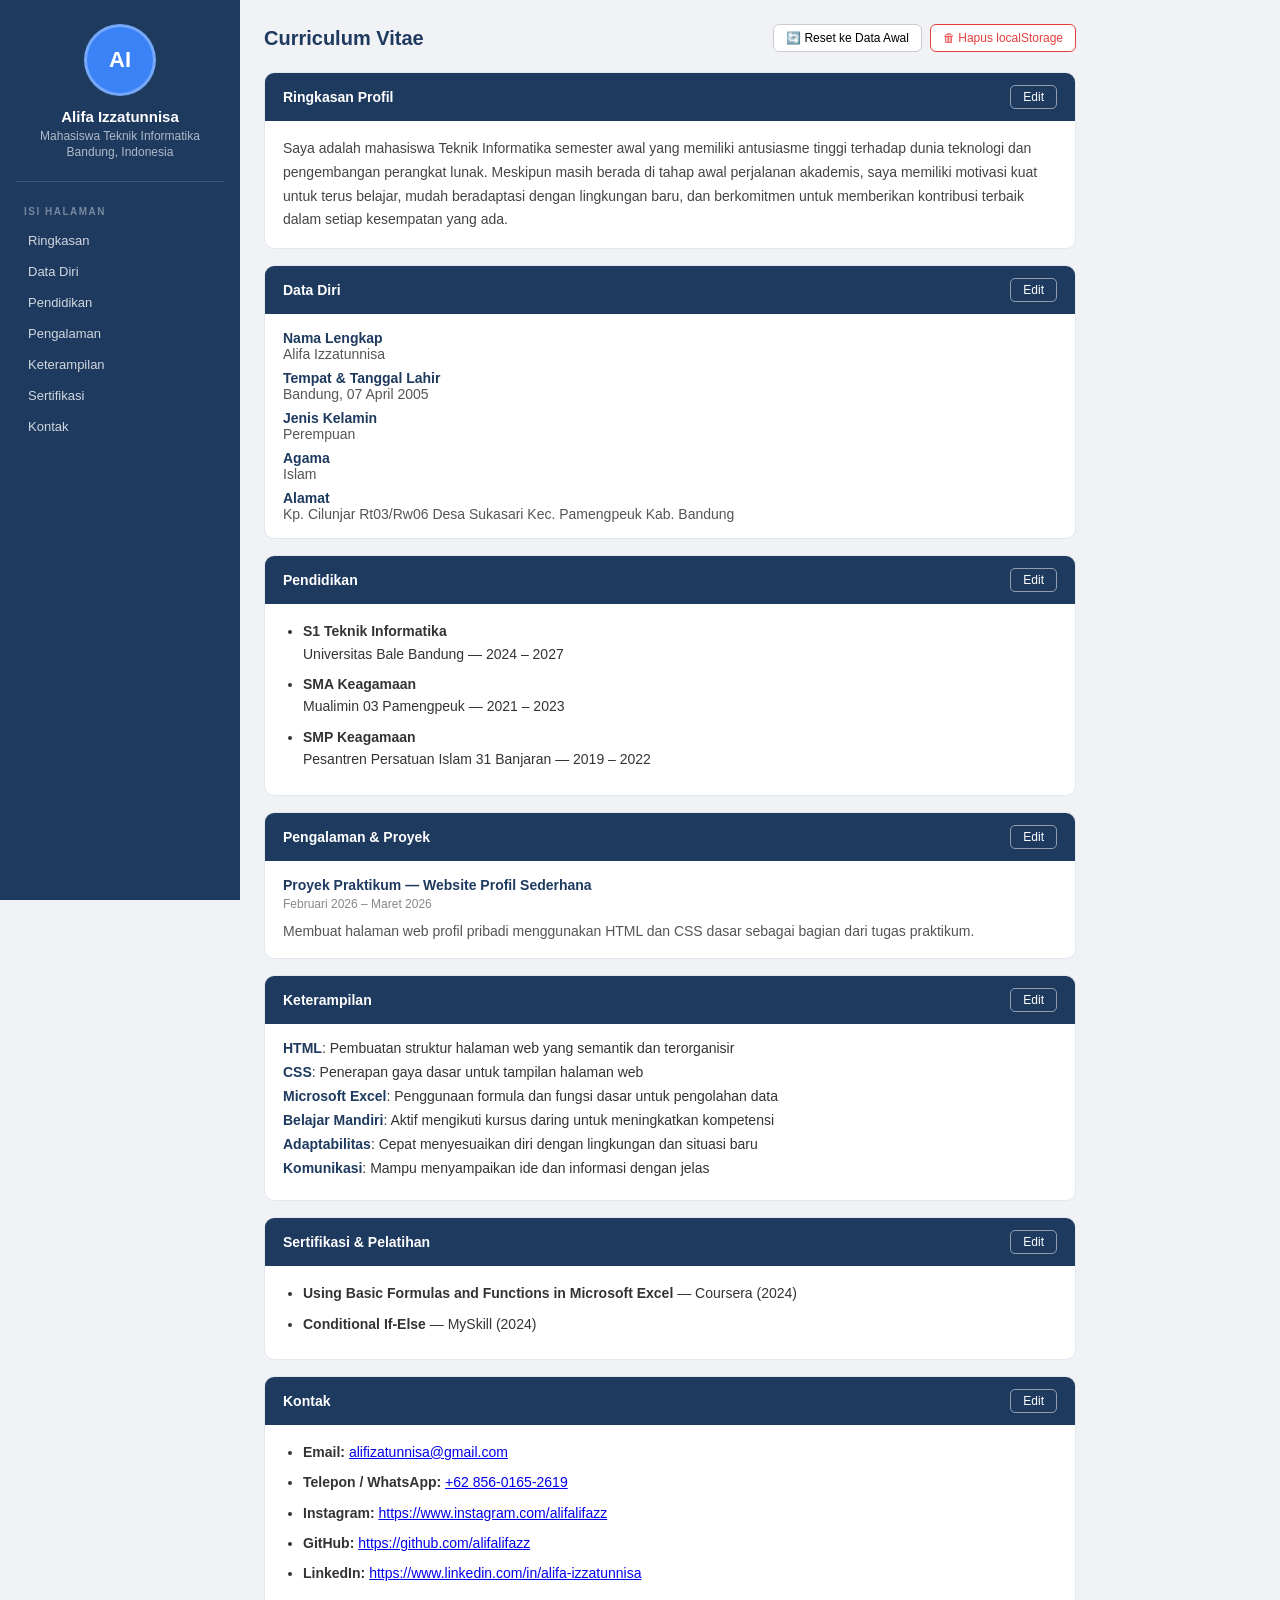
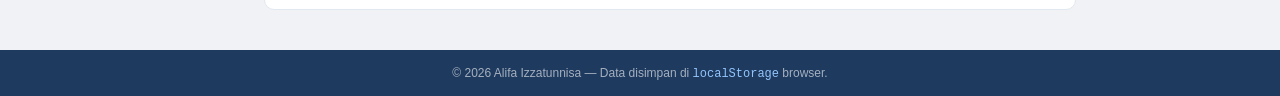
<file: UTS-AplikasiCV/index.html>
<!DOCTYPE html>
<html lang="id">
<head>
    <meta charset="UTF-8">
    <meta name="viewport" content="width=device-width, initial-scale=1.0">
    <title>CV — Alifa Izzatunnisa</title>
    <link rel="stylesheet" href="style.css">
</head>
<body>

    <div class="cv-wrapper">

        <!-- SIDEBAR -->
        <aside class="sidebar">
            <div class="sidebar-profile">
                <div class="avatar">AI</div>
                <h1 id="sidebar-nama">Alifa Izzatunnisa</h1>
                <p id="sidebar-role">Mahasiswa Teknik Informatika</p>
                <p id="sidebar-lokasi">Bandung, Indonesia</p>
            </div>
            <nav>
                <p class="nav-label">ISI HALAMAN</p>
                <ul>
                    <li><a href="#ringkasan">Ringkasan</a></li>
                    <li><a href="#data-diri">Data Diri</a></li>
                    <li><a href="#pendidikan">Pendidikan</a></li>
                    <li><a href="#pengalaman">Pengalaman</a></li>
                    <li><a href="#keterampilan">Keterampilan</a></li>
                    <li><a href="#sertifikasi">Sertifikasi</a></li>
                    <li><a href="#kontak">Kontak</a></li>
                </ul>
            </nav>
        </aside>

        <!-- KONTEN UTAMA -->
        <main class="cv-main">

            <div class="page-title">
                <h2>Curriculum Vitae</h2>
                <div class="storage-actions">
                    <button onclick="resetData()">🔄 Reset ke Data Awal</button>
                    <button class="btn-danger" onclick="hapusStorage()">🗑 Hapus localStorage</button>
                </div>
            </div>

            <!-- RINGKASAN -->
            <section id="ringkasan" class="card">
                <div class="card-header">
                    <h3>Ringkasan Profil</h3>
                    <button onclick="bukaTombolEdit('ringkasan')">Edit</button>
                </div>
                <div class="card-body">
                    <div id="view-ringkasan" class="section-view">
                        <p id="teks-ringkasan"></p>
                    </div>
                    <div id="editor-ringkasan" class="section-editor" style="display:none;">
                        <label>Teks Ringkasan:</label>
                        <textarea id="input-ringkasan" rows="5"></textarea>
                        <div class="editor-btns">
                            <button onclick="simpanBagian('ringkasan')">💾 Simpan</button>
                            <button onclick="tutupEditor('ringkasan')">Batal</button>
                        </div>
                    </div>
                </div>
            </section>

            <!-- DATA DIRI -->
            <section id="data-diri" class="card">
                <div class="card-header">
                    <h3>Data Diri</h3>
                    <button onclick="bukaTombolEdit('dataDiri')">Edit</button>
                </div>
                <div class="card-body">
                    <div id="view-dataDiri" class="section-view">
                        <dl>
                            <dt>Nama Lengkap</dt><dd id="dd-nama"></dd>
                            <dt>Tempat &amp; Tanggal Lahir</dt><dd id="dd-ttl"></dd>
                            <dt>Jenis Kelamin</dt><dd id="dd-jk"></dd>
                            <dt>Agama</dt><dd id="dd-agama"></dd>
                            <dt>Alamat</dt><dd id="dd-alamat"></dd>
                        </dl>
                    </div>
                    <div id="editor-dataDiri" class="section-editor" style="display:none;">
                        <label>Nama Lengkap:</label>
                        <input type="text" id="input-nama">
                        <label>Tempat &amp; Tanggal Lahir:</label>
                        <input type="text" id="input-ttl">
                        <label>Jenis Kelamin:</label>
                        <input type="text" id="input-jk">
                        <label>Agama:</label>
                        <input type="text" id="input-agama">
                        <label>Alamat:</label>
                        <textarea id="input-alamat" rows="3"></textarea>
                        <div class="editor-btns">
                            <button onclick="simpanBagian('dataDiri')">💾 Simpan</button>
                            <button onclick="tutupEditor('dataDiri')">Batal</button>
                        </div>
                    </div>
                </div>
            </section>

            <!-- PENDIDIKAN -->
            <section id="pendidikan" class="card">
                <div class="card-header">
                    <h3>Pendidikan</h3>
                    <button onclick="bukaTombolEdit('pendidikan')">Edit</button>
                </div>
                <div class="card-body">
                    <div id="view-pendidikan" class="section-view">
                        <ul id="list-pendidikan"></ul>
                    </div>
                    <div id="editor-pendidikan" class="section-editor" style="display:none;">
                        <p class="editor-hint">Pisahkan tiap entri dengan baris baru. Format: <code>Jenjang | Institusi | Periode</code></p>
                        <textarea id="input-pendidikan" rows="6"></textarea>
                        <div class="editor-btns">
                            <button onclick="simpanBagian('pendidikan')">💾 Simpan</button>
                            <button onclick="tutupEditor('pendidikan')">Batal</button>
                        </div>
                    </div>
                </div>
            </section>

            <!-- PENGALAMAN -->
            <section id="pengalaman" class="card">
                <div class="card-header">
                    <h3>Pengalaman &amp; Proyek</h3>
                    <button onclick="bukaTombolEdit('pengalaman')">Edit</button>
                </div>
                <div class="card-body">
                    <div id="view-pengalaman" class="section-view">
                        <div id="list-pengalaman"></div>
                    </div>
                    <div id="editor-pengalaman" class="section-editor" style="display:none;">
                        <p class="editor-hint">Format tiap baris: <code>Judul | Periode | Deskripsi</code><br>Pisahkan tiap entri dengan baris baru.</p>
                        <textarea id="input-pengalaman" rows="6"></textarea>
                        <div class="editor-btns">
                            <button onclick="simpanBagian('pengalaman')">💾 Simpan</button>
                            <button onclick="tutupEditor('pengalaman')">Batal</button>
                        </div>
                    </div>
                </div>
            </section>

            <!-- KETERAMPILAN -->
            <section id="keterampilan" class="card">
                <div class="card-header">
                    <h3>Keterampilan</h3>
                    <button onclick="bukaTombolEdit('keterampilan')">Edit</button>
                </div>
                <div class="card-body">
                    <div id="view-keterampilan" class="section-view">
                        <div id="list-keterampilan"></div>
                    </div>
                    <div id="editor-keterampilan" class="section-editor" style="display:none;">
                        <p class="editor-hint">Format: <code>Nama Skill | Deskripsi</code><br>Pisahkan tiap skill dengan baris baru.</p>
                        <textarea id="input-keterampilan" rows="8"></textarea>
                        <div class="editor-btns">
                            <button onclick="simpanBagian('keterampilan')">💾 Simpan</button>
                            <button onclick="tutupEditor('keterampilan')">Batal</button>
                        </div>
                    </div>
                </div>
            </section>

            <!-- SERTIFIKASI -->
            <section id="sertifikasi" class="card">
                <div class="card-header">
                    <h3>Sertifikasi &amp; Pelatihan</h3>
                    <button onclick="bukaTombolEdit('sertifikasi')">Edit</button>
                </div>
                <div class="card-body">
                    <div id="view-sertifikasi" class="section-view">
                        <ul id="list-sertifikasi"></ul>
                    </div>
                    <div id="editor-sertifikasi" class="section-editor" style="display:none;">
                        <p class="editor-hint">Format: <code>Nama Sertifikat | Penerbit | Tahun</code><br>Pisahkan tiap entri dengan baris baru.</p>
                        <textarea id="input-sertifikasi" rows="5"></textarea>
                        <div class="editor-btns">
                            <button onclick="simpanBagian('sertifikasi')">💾 Simpan</button>
                            <button onclick="tutupEditor('sertifikasi')">Batal</button>
                        </div>
                    </div>
                </div>
            </section>

            <!-- KONTAK -->
            <section id="kontak" class="card">
                <div class="card-header">
                    <h3>Kontak</h3>
                    <button onclick="bukaTombolEdit('kontak')">Edit</button>
                </div>
                <div class="card-body">
                    <div id="view-kontak" class="section-view">
                        <ul id="list-kontak"></ul>
                    </div>
                    <div id="editor-kontak" class="section-editor" style="display:none;">
                        <p class="editor-hint">Format: <code>Label | Nilai</code><br>Pisahkan tiap entri dengan baris baru.</p>
                        <textarea id="input-kontak" rows="6"></textarea>
                        <div class="editor-btns">
                            <button onclick="simpanBagian('kontak')">💾 Simpan</button>
                            <button onclick="tutupEditor('kontak')">Batal</button>
                        </div>
                    </div>
                </div>
            </section>

        </main>
    </div>

    <footer class="cv-footer">
        <p>&copy; 2026 Alifa Izzatunnisa — Data disimpan di <code>localStorage</code> browser.</p>
    </footer>

    <script src="script.js"></script>
</body>
</html>
</file>
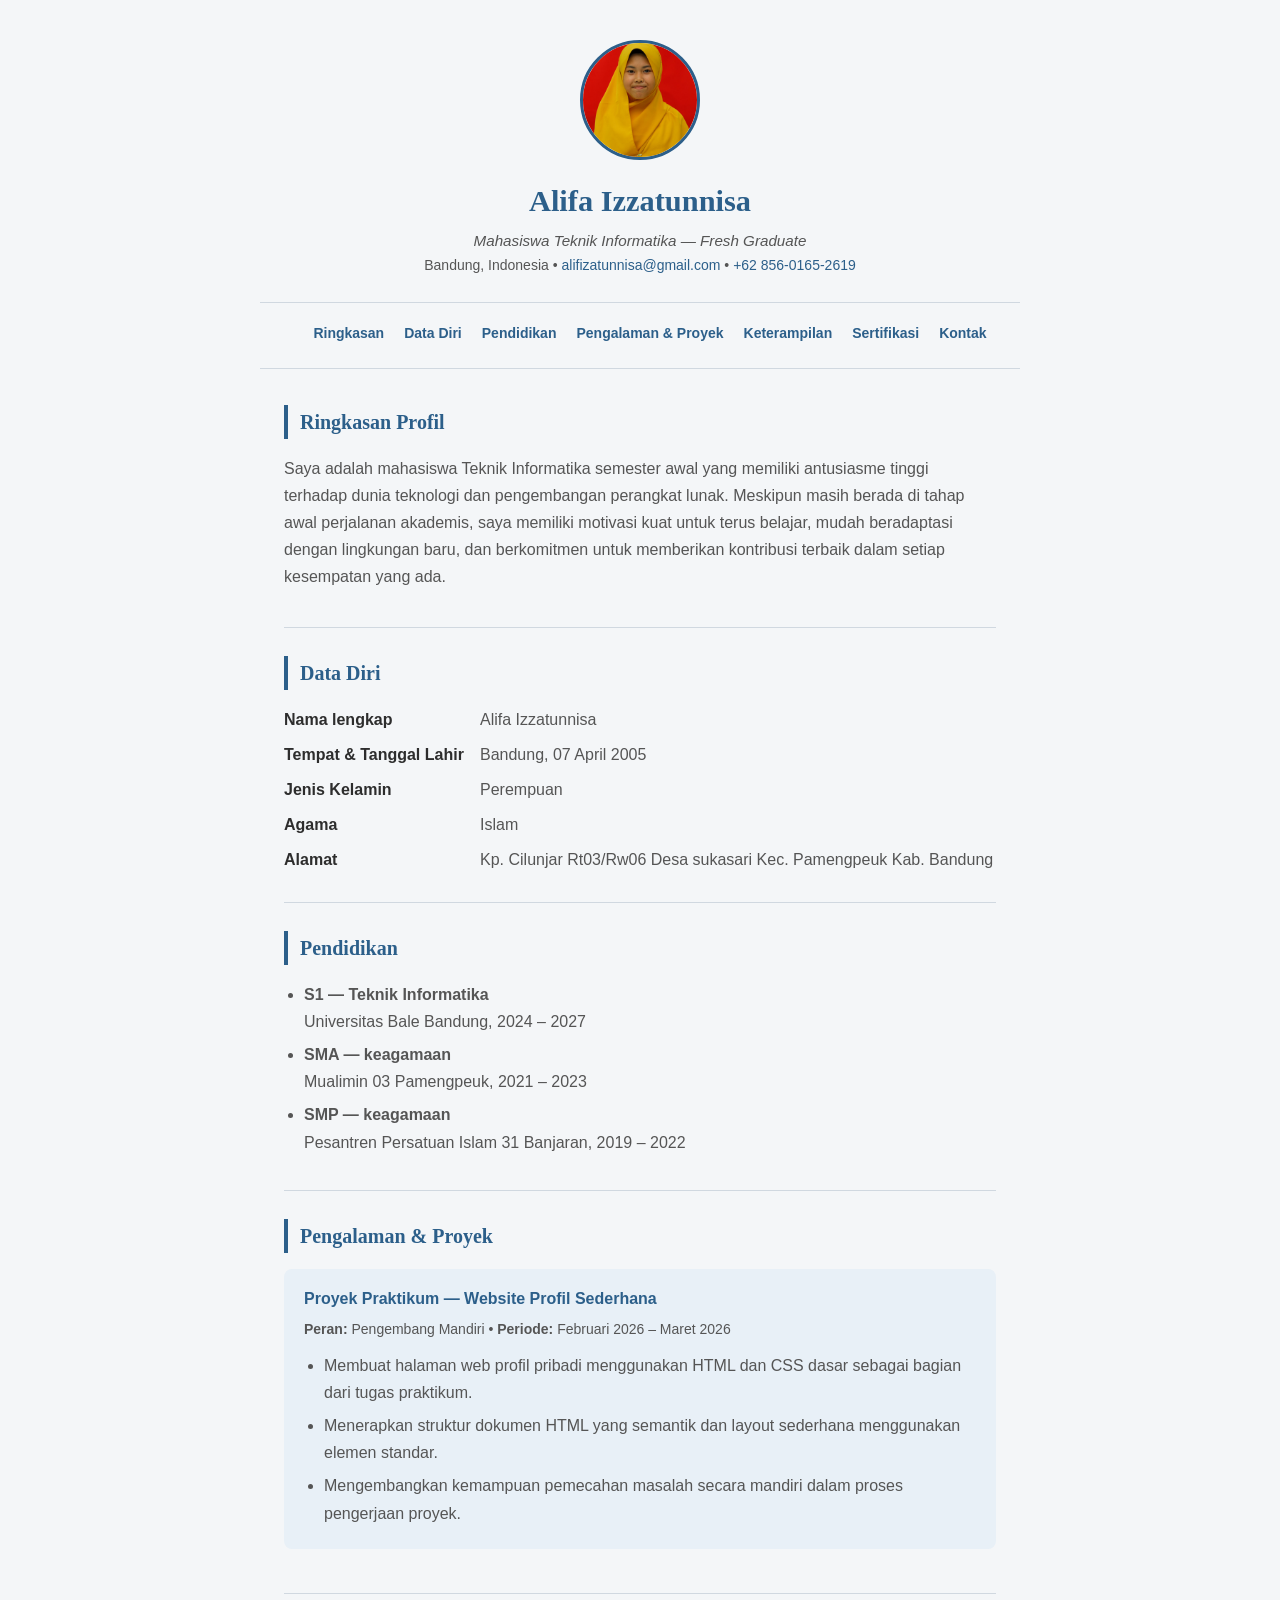
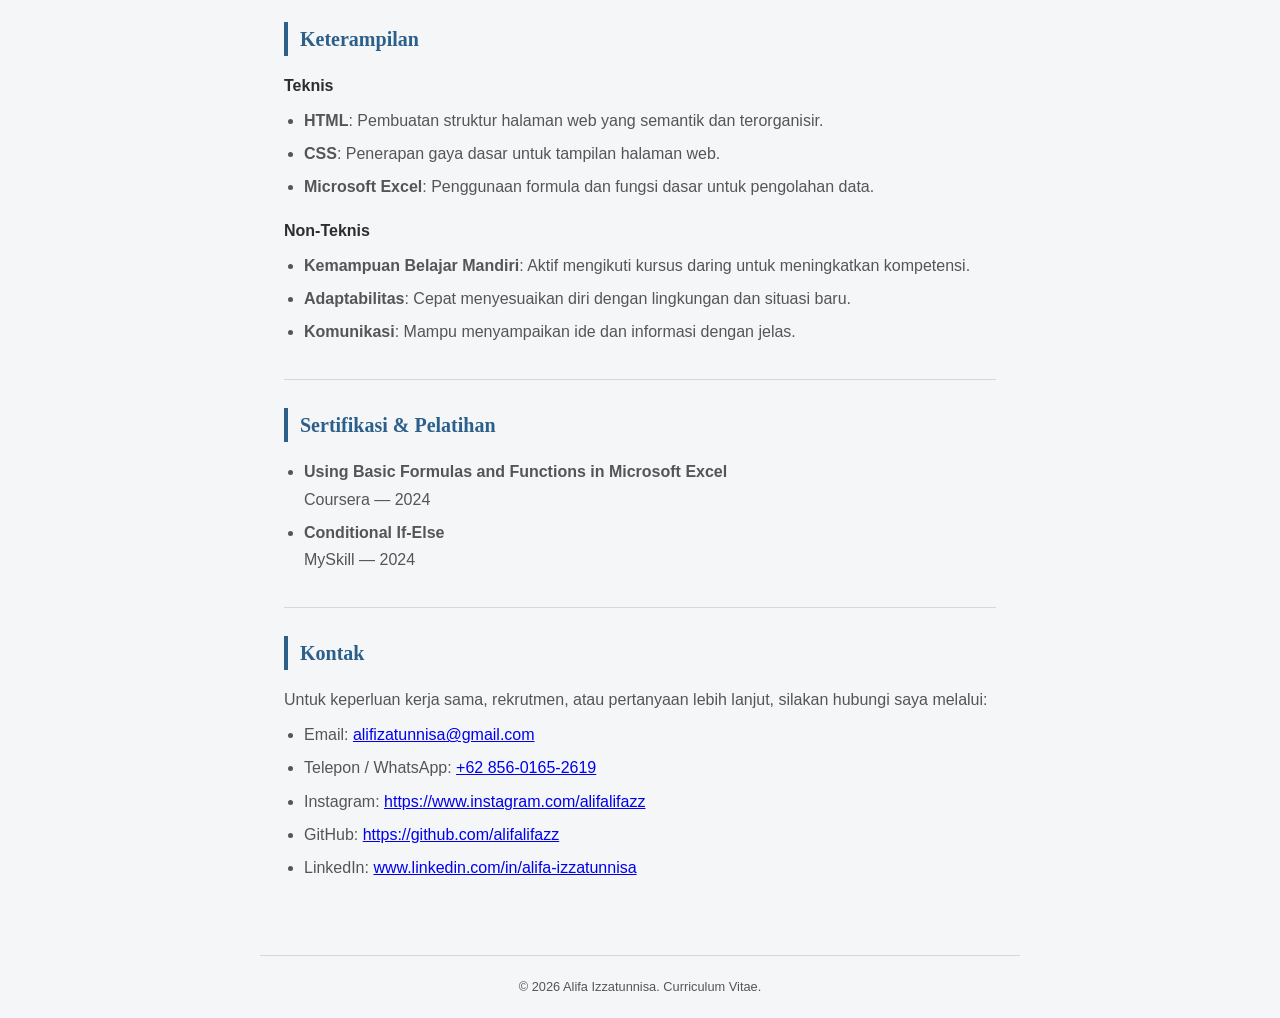
<file: TUGAS-1/CV.html>
<!DOCTYPE html>
<html lang="id">
<head>
    <meta charset="UTF-8">
    <meta name="viewport" content="width=device-width, initial-scale=1.0">
    <title>Curriculum Vitae — Alifa Izzatunnisa</title>
    <link rel="stylesheet" href="style.css">
</head>
<body>

    <header>
        <figure>
            <img
                src="1.jpeg"
                alt="Foto profil Alifa Izzatunnisa"
                width="150"
            >
        <hgroup>
            <h1>Alifa Izzatunnisa</h1>
            <p>Mahasiswa Teknik Informatika &mdash; Fresh Graduate</p>
        </hgroup>

        <address>
            Bandung, Indonesia &bull;
            <a href="mailto:alifizatunnisa@gmail.com">alifizatunnisa@gmail.com</a> &bull;
            <a href="tel:+6285601652619">+62 856-0165-2619</a>
        </address>
    </header>

    <hr>

    <nav aria-label="Navigasi CV">
        <ol>
            <li><a href="#ringkasan">Ringkasan</a></li>
            <li><a href="#data-diri">Data Diri</a></li>
            <li><a href="#pendidikan">Pendidikan</a></li>
            <li><a href="#pengalaman">Pengalaman &amp; Proyek</a></li>
            <li><a href="#keterampilan">Keterampilan</a></li>
            <li><a href="#sertifikasi">Sertifikasi</a></li>
            <li><a href="#kontak">Kontak</a></li>
        </ol>
    </nav>

    <hr>

    <main>

        <!-- ===== RINGKASAN ===== -->
        <section id="ringkasan" aria-labelledby="judul-ringkasan">
            <h2 id="judul-ringkasan">Ringkasan Profil</h2>
            <p>
                Saya adalah mahasiswa Teknik Informatika semester awal yang memiliki antusiasme tinggi
                terhadap dunia teknologi dan pengembangan perangkat lunak. Meskipun masih berada di tahap
                awal perjalanan akademis, saya memiliki motivasi kuat untuk terus belajar, mudah beradaptasi
                dengan lingkungan baru, dan berkomitmen untuk memberikan kontribusi terbaik dalam setiap
                kesempatan yang ada. 
            </p>
        </section>

        <hr>

        <!-- ===== DATA DIRI ===== -->
        <section id="data-diri" aria-labelledby="judul-data-diri">
            <h2 id="judul-data-diri">Data Diri</h2>
            <dl>
                <dt>Nama lengkap</dt>
                <dd>Alifa Izzatunnisa</dd>

                <dt>Tempat &amp; Tanggal Lahir</dt>
                <dd>Bandung, 07 April 2005</dd>

                <dt>Jenis Kelamin</dt>
                <dd>Perempuan</dd>

                <dt>Agama</dt>
                <dd>Islam</dd>

                <dt>Alamat</dt>
                <dd>Kp. Cilunjar Rt03/Rw06 Desa sukasari Kec. Pamengpeuk Kab. Bandung</dd>
        </section>

        <hr>

        <!-- ===== PENDIDIKAN ===== -->
        <section id="pendidikan" aria-labelledby="judul-pendidikan">
            <h2 id="judul-pendidikan">Pendidikan</h2>
            <ul>
                <li>
                    <strong>S1 — Teknik Informatika</strong><br>
                    Universitas Bale Bandung, 2024 – 2027
                </li>
                <li>
                    <strong>SMA — keagamaan</strong><br>
                    Mualimin 03 Pamengpeuk, 2021 – 2023
                </li>
                <li>
                    <strong>SMP — keagamaan</strong><br>
                    Pesantren Persatuan Islam 31 Banjaran, 2019 – 2022
                </li>
            </ul>
        </section>

        <hr>

        <!-- ===== PENGALAMAN & PROYEK ===== -->
        <section id="pengalaman" aria-labelledby="judul-pengalaman">
            <h2 id="judul-pengalaman">Pengalaman &amp; Proyek</h2>

            <article aria-labelledby="proyek-1">
                <h3 id="proyek-1">Proyek Praktikum &mdash; Website Profil Sederhana</h3>
                <p>
                    <strong>Peran:</strong> Pengembang Mandiri &bull;
                    <strong>Periode:</strong> Februari 2026 &ndash; Maret 2026
                </p>
                <ul>
                    <li>Membuat halaman web profil pribadi menggunakan HTML dan CSS dasar sebagai bagian dari tugas praktikum.</li>
                    <li>Menerapkan struktur dokumen HTML yang semantik dan layout sederhana menggunakan elemen standar.</li>
                    <li>Mengembangkan kemampuan pemecahan masalah secara mandiri dalam proses pengerjaan proyek.</li>
                </ul>
            </article>
        </section>

        <hr>

        <!-- ===== KETERAMPILAN ===== -->
        <section id="keterampilan" aria-labelledby="judul-keterampilan">
            <h2 id="judul-keterampilan">Keterampilan</h2>

            <h3>Teknis</h3>
            <ul>
                <li><strong>HTML</strong>: Pembuatan struktur halaman web yang semantik dan terorganisir.</li>
                <li><strong>CSS</strong>: Penerapan gaya dasar untuk tampilan halaman web.</li>
                <li><strong>Microsoft Excel</strong>: Penggunaan formula dan fungsi dasar untuk pengolahan data.</li>
            </ul>

            <h3>Non-Teknis</h3>
            <ul>
                <li><strong>Kemampuan Belajar Mandiri</strong>: Aktif mengikuti kursus daring untuk meningkatkan kompetensi.</li>
                <li><strong>Adaptabilitas</strong>: Cepat menyesuaikan diri dengan lingkungan dan situasi baru.</li>
                <li><strong>Komunikasi</strong>: Mampu menyampaikan ide dan informasi dengan jelas.</li>
            </ul>
        </section>

        <hr>

        <!-- ===== SERTIFIKASI ===== -->
        <section id="sertifikasi" aria-labelledby="judul-sertifikasi">
            <h2 id="judul-sertifikasi">Sertifikasi &amp; Pelatihan</h2>
            <ul>
                <li>
                    <strong>Using Basic Formulas and Functions in Microsoft Excel</strong><br>
                    Coursera &mdash; 2024
                </li>
                <li>
                    <strong>Conditional If-Else</strong><br>
                    MySkill &mdash; 2024
                </li>
            </ul>
        </section>

        <hr>

        <!-- ===== KONTAK ===== -->
        <section id="kontak" aria-labelledby="judul-kontak">
            <h2 id="judul-kontak">Kontak</h2>
            <p>
                Untuk keperluan kerja sama, rekrutmen, atau pertanyaan lebih lanjut,
                silakan hubungi saya melalui:
            </p>
            <ul>
                <li>Email: <a href="mailto:alifizatunnisa@gmail.com">alifizatunnisa@gmail.com</a></li>
                <li>Telepon / WhatsApp: <a href="tel:+6285601652619">+62 856-0165-2619</a></li>
                <li>Instagram: <a href="https://www.instagram.com/alifalifazz">https://www.instagram.com/alifalifazz</a></li>
                <li>GitHub: <a href="https://github.com/alifalifazz">https://github.com/alifalifazz</a></li>
                <li>LinkedIn: <a href="https://www.linkedin.com/in/alifa-izzatunnisa">www.linkedin.com/in/alifa-izzatunnisa</a></li>
            </ul>
        </section>

    </main>

    <hr>

    <footer>
        <p>&copy; 2026 Alifa Izzatunnisa. Curriculum Vitae.</p>
    </footer>

</body>
</html>
</file>
<file: UTS-AplikasiCV/style.css>
* {
    margin: 0;
    padding: 0;
    box-sizing: border-box;
}

body {
    font-family: 'Segoe UI', Arial, sans-serif;
    background: #f0f2f5;
    color: #333;
    font-size: 14px;
}

/* ── LAYOUT UTAMA ── */
.cv-wrapper {
    display: flex;
    min-height: 100vh;
}

/* ── SIDEBAR ── */
.sidebar {
    width: 240px;
    background: #1e3a5f;
    color: #fff;
    flex-shrink: 0;
    padding: 24px 16px;
    position: sticky;
    top: 0;
    height: 100vh;
    overflow-y: auto;
}

.sidebar-profile {
    text-align: center;
    margin-bottom: 24px;
    padding-bottom: 20px;
    border-bottom: 1px solid rgba(255,255,255,0.15);
}

.avatar {
    width: 72px;
    height: 72px;
    border-radius: 50%;
    background: #3b82f6;
    color: #fff;
    font-size: 22px;
    font-weight: 700;
    display: flex;
    align-items: center;
    justify-content: center;
    margin: 0 auto 12px;
    border: 3px solid rgba(255,255,255,0.3);
}

.sidebar-profile h1 {
    font-size: 15px;
    font-weight: 600;
    margin-bottom: 4px;
}

.sidebar-profile p {
    font-size: 12px;
    color: rgba(255,255,255,0.65);
    margin-bottom: 2px;
}

.nav-label {
    font-size: 10px;
    font-weight: 700;
    letter-spacing: 1.5px;
    color: rgba(255,255,255,0.4);
    margin-bottom: 8px;
    padding-left: 8px;
}

.sidebar nav ul {
    list-style: none;
}

.sidebar nav ul li a {
    display: block;
    padding: 8px 12px;
    color: rgba(255,255,255,0.8);
    text-decoration: none;
    border-radius: 6px;
    font-size: 13px;
    transition: background 0.2s;
}

.sidebar nav ul li a:hover {
    background: rgba(255,255,255,0.12);
    color: #fff;
}

/* ── KONTEN UTAMA ── */
.cv-main {
    flex: 1;
    padding: 24px;
    max-width: 860px;
}

.page-title {
    display: flex;
    align-items: center;
    justify-content: space-between;
    margin-bottom: 20px;
}

.page-title h2 {
    font-size: 20px;
    color: #1e3a5f;
}

.storage-actions {
    display: flex;
    gap: 8px;
}

.storage-actions button {
    padding: 6px 12px;
    border: 1px solid #ccc;
    background: #fff;
    border-radius: 6px;
    cursor: pointer;
    font-size: 12px;
    transition: all 0.2s;
}

.storage-actions button:hover {
    background: #f0f2f5;
}

.storage-actions .btn-danger {
    border-color: #e53e3e;
    color: #e53e3e;
}

.storage-actions .btn-danger:hover {
    background: #fff5f5;
}

/* ── CARD ── */
.card {
    background: #fff;
    border: 1px solid #e2e8f0;
    border-radius: 10px;
    margin-bottom: 16px;
    overflow: hidden;
}

.card-header {
    display: flex;
    align-items: center;
    justify-content: space-between;
    background: #1e3a5f;
    padding: 12px 18px;
}

.card-header h3 {
    color: #fff;
    font-size: 14px;
    font-weight: 600;
}

.card-header button {
    padding: 4px 12px;
    border: 1px solid rgba(255,255,255,0.5);
    background: transparent;
    color: #fff;
    border-radius: 5px;
    cursor: pointer;
    font-size: 12px;
    transition: background 0.2s;
}

.card-header button:hover {
    background: rgba(255,255,255,0.15);
}

.card-body {
    padding: 16px 18px;
}

/* ── VIEW ── */
.section-view p {
    line-height: 1.7;
    color: #444;
}

.section-view ul {
    padding-left: 20px;
}

.section-view ul li {
    margin-bottom: 8px;
    line-height: 1.6;
}

.section-view dl dt {
    font-weight: 600;
    color: #1e3a5f;
    margin-top: 8px;
}

.section-view dl dt:first-child {
    margin-top: 0;
}

.section-view dl dd {
    margin-left: 0;
    color: #555;
}

.pengalaman-item {
    margin-bottom: 16px;
    padding-bottom: 16px;
    border-bottom: 1px solid #e2e8f0;
}

.pengalaman-item:last-child {
    border-bottom: none;
    margin-bottom: 0;
    padding-bottom: 0;
}

.pengalaman-item h4 {
    font-size: 14px;
    font-weight: 600;
    color: #1e3a5f;
}

.pengalaman-item .periode {
    font-size: 12px;
    color: #888;
    margin: 2px 0 6px;
}

.pengalaman-item p {
    color: #555;
    line-height: 1.6;
}

.skill-item {
    margin-bottom: 8px;
}

.skill-item strong {
    color: #1e3a5f;
}

/* ── EDITOR ── */
.section-editor label {
    display: block;
    font-size: 12px;
    font-weight: 600;
    color: #555;
    margin-bottom: 4px;
    margin-top: 10px;
    text-transform: uppercase;
    letter-spacing: 0.4px;
}

.section-editor label:first-child {
    margin-top: 0;
}

.section-editor input,
.section-editor textarea {
    width: 100%;
    padding: 8px 10px;
    border: 1.5px solid #cbd5e0;
    border-radius: 6px;
    font-family: 'Segoe UI', Arial, sans-serif;
    font-size: 13px;
    color: #333;
    background: #f9fafb;
    transition: border-color 0.2s;
}

.section-editor input:focus,
.section-editor textarea:focus {
    outline: none;
    border-color: #3b82f6;
    background: #fff;
}

.section-editor textarea {
    resize: vertical;
}

.editor-hint {
    background: #eff6ff;
    border-left: 3px solid #3b82f6;
    padding: 8px 12px;
    font-size: 12px;
    color: #555;
    border-radius: 0 6px 6px 0;
    margin-bottom: 10px;
    line-height: 1.6;
}

.editor-hint code {
    background: #dbeafe;
    padding: 1px 5px;
    border-radius: 3px;
    font-family: monospace;
    font-size: 11px;
}

.editor-btns {
    margin-top: 12px;
    display: flex;
    gap: 8px;
}

.editor-btns button {
    padding: 7px 16px;
    border: none;
    border-radius: 6px;
    cursor: pointer;
    font-size: 13px;
    font-weight: 600;
    transition: all 0.2s;
}

.editor-btns button:first-child {
    background: #1e3a5f;
    color: #fff;
}

.editor-btns button:first-child:hover {
    background: #2d4f7f;
}

.editor-btns button:last-child {
    background: #e2e8f0;
    color: #555;
}

.editor-btns button:last-child:hover {
    background: #cbd5e0;
}

/* ── FOOTER ── */
.cv-footer {
    text-align: center;
    padding: 16px;
    background: #1e3a5f;
    color: rgba(255,255,255,0.6);
    font-size: 12px;
}

.cv-footer code {
    color: #93c5fd;
}

/* ── RESPONSIVE ── */
@media (max-width: 640px) {
    .cv-wrapper {
        flex-direction: column;
    }

    .sidebar {
        width: 100%;
        height: auto;
        position: static;
    }

    .page-title {
        flex-direction: column;
        align-items: flex-start;
        gap: 10px;
    }
}
</file>
<file: TUGAS-1/style.css>
/* --- Reset & Base --- */
*, *::before, *::after {
    box-sizing: border-box;
    margin: 0;
    padding: 0;
}

:root {
    --warna-utama: #2c5f8a;
    --warna-aksen: #e8f0f7;
    --warna-teks: #2d2d2d;
    --warna-teks-ringan: #555;
    --warna-garis: #d0d8e0;
    --font-utama: Georgia, 'Times New Roman', serif;
    --font-sans: 'Segoe UI', Tahoma, Geneva, sans-serif;
}

body {
    font-family: var(--font-sans);
    font-size: 16px;
    color: var(--warna-teks);
    background-color: #f4f6f8;
    line-height: 1.7;
}

/* --- Pembungkus Utama --- */
main, header, nav, footer {
    max-width: 760px;
    margin: 0 auto;
    padding: 0 24px;
}

/* --- Header / Profil --- */
header {
    padding-top: 40px;
    padding-bottom: 24px;
    display: flex;
    flex-direction: column;
    align-items: center;
    text-align: center;
    gap: 12px;
}

header figure img {
    width: 120px;
    height: 120px;
    border-radius: 50%;
    object-fit: cover;
    border: 3px solid var(--warna-utama);
}

header h1 {
    font-family: var(--font-utama);
    font-size: 1.9rem;
    color: var(--warna-utama);
    margin-top: 8px;
}

header hgroup p {
    font-size: 0.95rem;
    color: var(--warna-teks-ringan);
    font-style: italic;
}

header address {
    font-style: normal;
    font-size: 0.875rem;
    color: var(--warna-teks-ringan);
}

header address a {
    color: var(--warna-utama);
    text-decoration: none;
}

header address a:hover {
    text-decoration: underline;
}

/* --- Garis Pemisah --- */
hr {
    max-width: 760px;
    margin: 0 auto;
    border: none;
    border-top: 1px solid var(--warna-garis);
}

/* --- Navigasi --- */
nav {
    padding-top: 16px;
    padding-bottom: 16px;
}

nav ol {
    display: flex;
    flex-wrap: wrap;
    gap: 8px 20px;
    list-style: none;
    justify-content: center;
}

nav ol li a {
    font-size: 0.875rem;
    color: var(--warna-utama);
    text-decoration: none;
    font-weight: 600;
}

nav ol li a:hover {
    text-decoration: underline;
}

/* --- Konten Utama --- */
main {
    padding-top: 8px;
    padding-bottom: 40px;
}

/* --- Section --- */
section {
    padding: 28px 0;
}

section h2 {
    font-family: var(--font-utama);
    font-size: 1.25rem;
    color: var(--warna-utama);
    border-left: 4px solid var(--warna-utama);
    padding-left: 12px;
    margin-bottom: 16px;
}

section h3 {
    font-size: 1rem;
    color: var(--warna-teks);
    margin-top: 16px;
    margin-bottom: 8px;
}

section p {
    color: var(--warna-teks-ringan);
    margin-bottom: 8px;
}

/* --- List --- */
ul, ol {
    padding-left: 20px;
}

ul li, ol li {
    margin-bottom: 6px;
    color: var(--warna-teks-ringan);
}

/* --- Data Diri (dl) --- */
dl {
    display: grid;
    grid-template-columns: 180px 1fr;
    gap: 8px 16px;
}

dt {
    font-weight: 600;
    color: var(--warna-teks);
}

dd {
    color: var(--warna-teks-ringan);
}

/* --- Artikel Proyek --- */
article {
    background-color: var(--warna-aksen);
    border-radius: 8px;
    padding: 16px 20px;
    margin-bottom: 16px;
}

article h3 {
    font-size: 1rem;
    color: var(--warna-utama);
    margin-top: 0;
    margin-bottom: 6px;
}

article p {
    font-size: 0.875rem;
    margin-bottom: 10px;
}

/* --- Footer --- */
footer {
    text-align: center;
    padding: 20px 24px;
    font-size: 0.8rem;
    color: var(--warna-teks-ringan);
}

/* --- Responsif (layar kecil) --- */
@media (max-width: 520px) {
    header h1 {
        font-size: 1.5rem;
    }

    dl {
        grid-template-columns: 1fr;
        gap: 2px 0;
    }

    dt {
        margin-top: 10px;
    }

    nav ol {
        gap: 6px 14px;
    }
}
</file>
